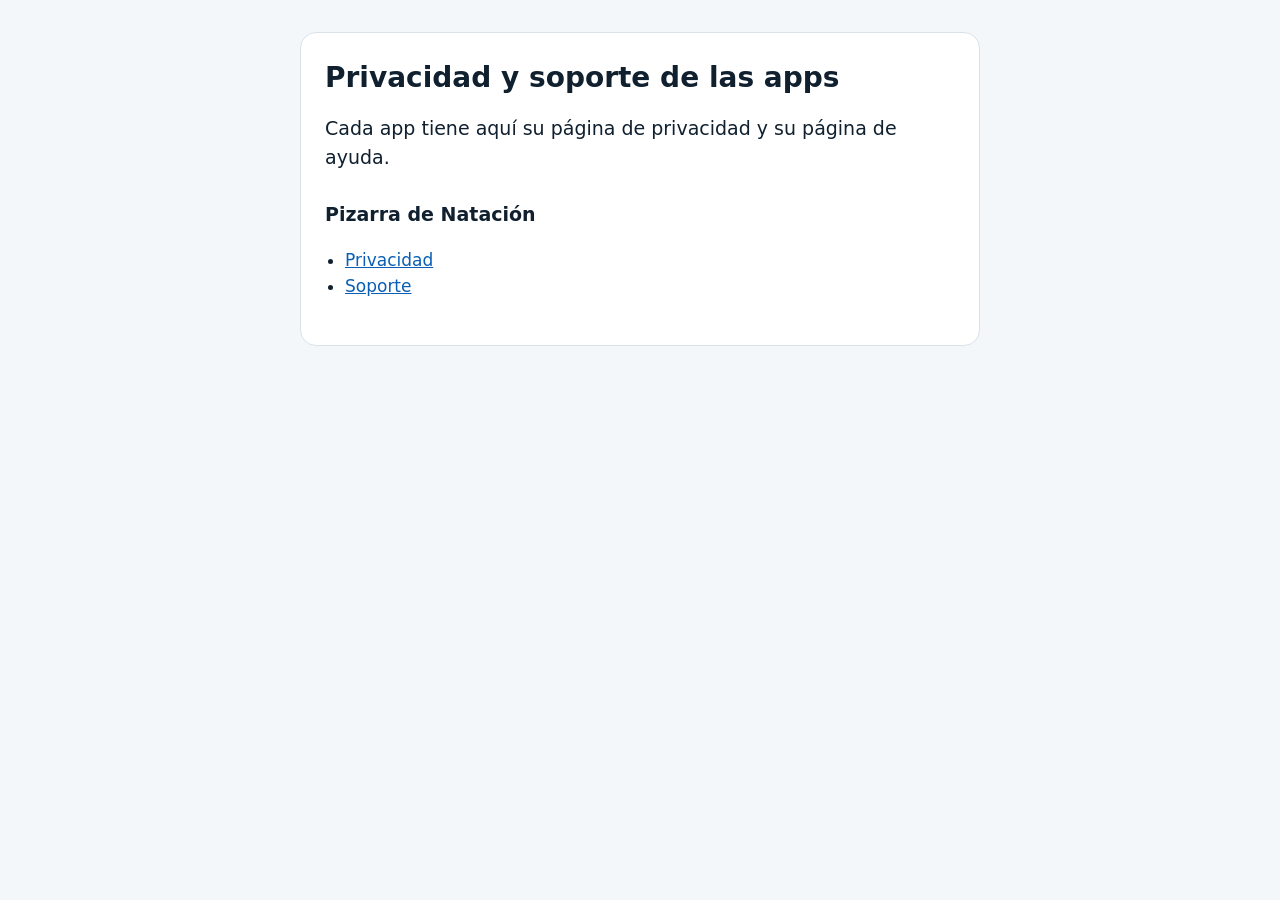
<file: index.html>
<!doctype html>
<html lang="es">
<head>
<meta charset="utf-8">
<meta name="viewport" content="width=device-width, initial-scale=1, viewport-fit=cover">
<title>Privacidad y soporte de las apps</title>
<link rel="stylesheet" href="/estilo.css">
</head>
<body>
<main>
  <h1>Privacidad y soporte de las apps</h1>
  <p class="entrada">Cada app tiene aquí su página de privacidad y su página de ayuda.</p>
  <h2>Pizarra de Natación</h2>
  <ul>
    <li><a href="/pizarra/privacidad/">Privacidad</a></li>
    <li><a href="/pizarra/soporte/">Soporte</a></li>
  </ul>
</main>
</body>
</html>
</file>
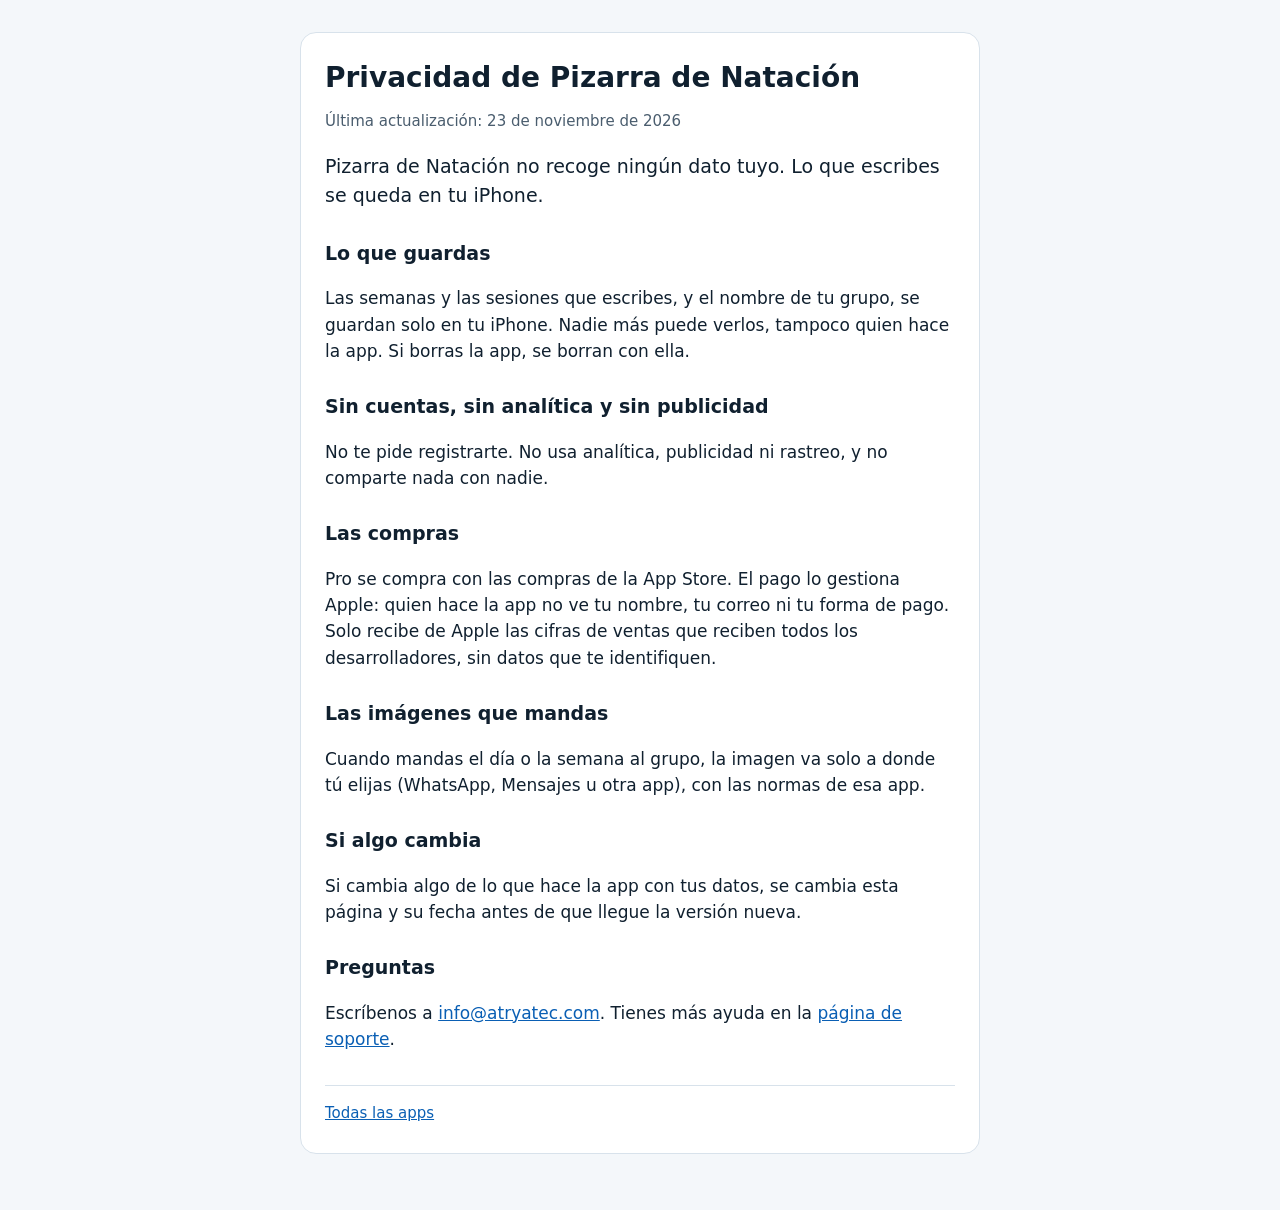
<file: pizarra/privacidad/index.html>
<!doctype html>
<html lang="es">
<head>
<meta charset="utf-8">
<meta name="viewport" content="width=device-width, initial-scale=1, viewport-fit=cover">
<title>Privacidad · Pizarra de Natación</title>
<link rel="stylesheet" href="/estilo.css">
</head>
<body>
<main>
  <h1>Privacidad de Pizarra de Natación</h1>
  <p class="fecha">Última actualización: 23 de noviembre de 2026</p>
  <p class="entrada">Pizarra de Natación no recoge ningún dato tuyo. Lo que escribes se queda en tu iPhone.</p>

  <h2>Lo que guardas</h2>
  <p>Las semanas y las sesiones que escribes, y el nombre de tu grupo, se guardan solo en tu iPhone. Nadie más puede verlos, tampoco quien hace la app. Si borras la app, se borran con ella.</p>

  <h2>Sin cuentas, sin analítica y sin publicidad</h2>
  <p>No te pide registrarte. No usa analítica, publicidad ni rastreo, y no comparte nada con nadie.</p>

  <h2>Las compras</h2>
  <p>Pro se compra con las compras de la App Store. El pago lo gestiona Apple: quien hace la app no ve tu nombre, tu correo ni tu forma de pago. Solo recibe de Apple las cifras de ventas que reciben todos los desarrolladores, sin datos que te identifiquen.</p>

  <h2>Las imágenes que mandas</h2>
  <p>Cuando mandas el día o la semana al grupo, la imagen va solo a donde tú elijas (WhatsApp, Mensajes u otra app), con las normas de esa app.</p>

  <h2>Si algo cambia</h2>
  <p>Si cambia algo de lo que hace la app con tus datos, se cambia esta página y su fecha antes de que llegue la versión nueva.</p>

  <h2>Preguntas</h2>
  <p>Escríbenos a <a href="mailto:info@atryatec.com">info@atryatec.com</a>. Tienes más ayuda en la <a href="/pizarra/soporte/">página de soporte</a>.</p>

  <nav><a href="/">Todas las apps</a></nav>
</main>
</body>
</html>
</file>
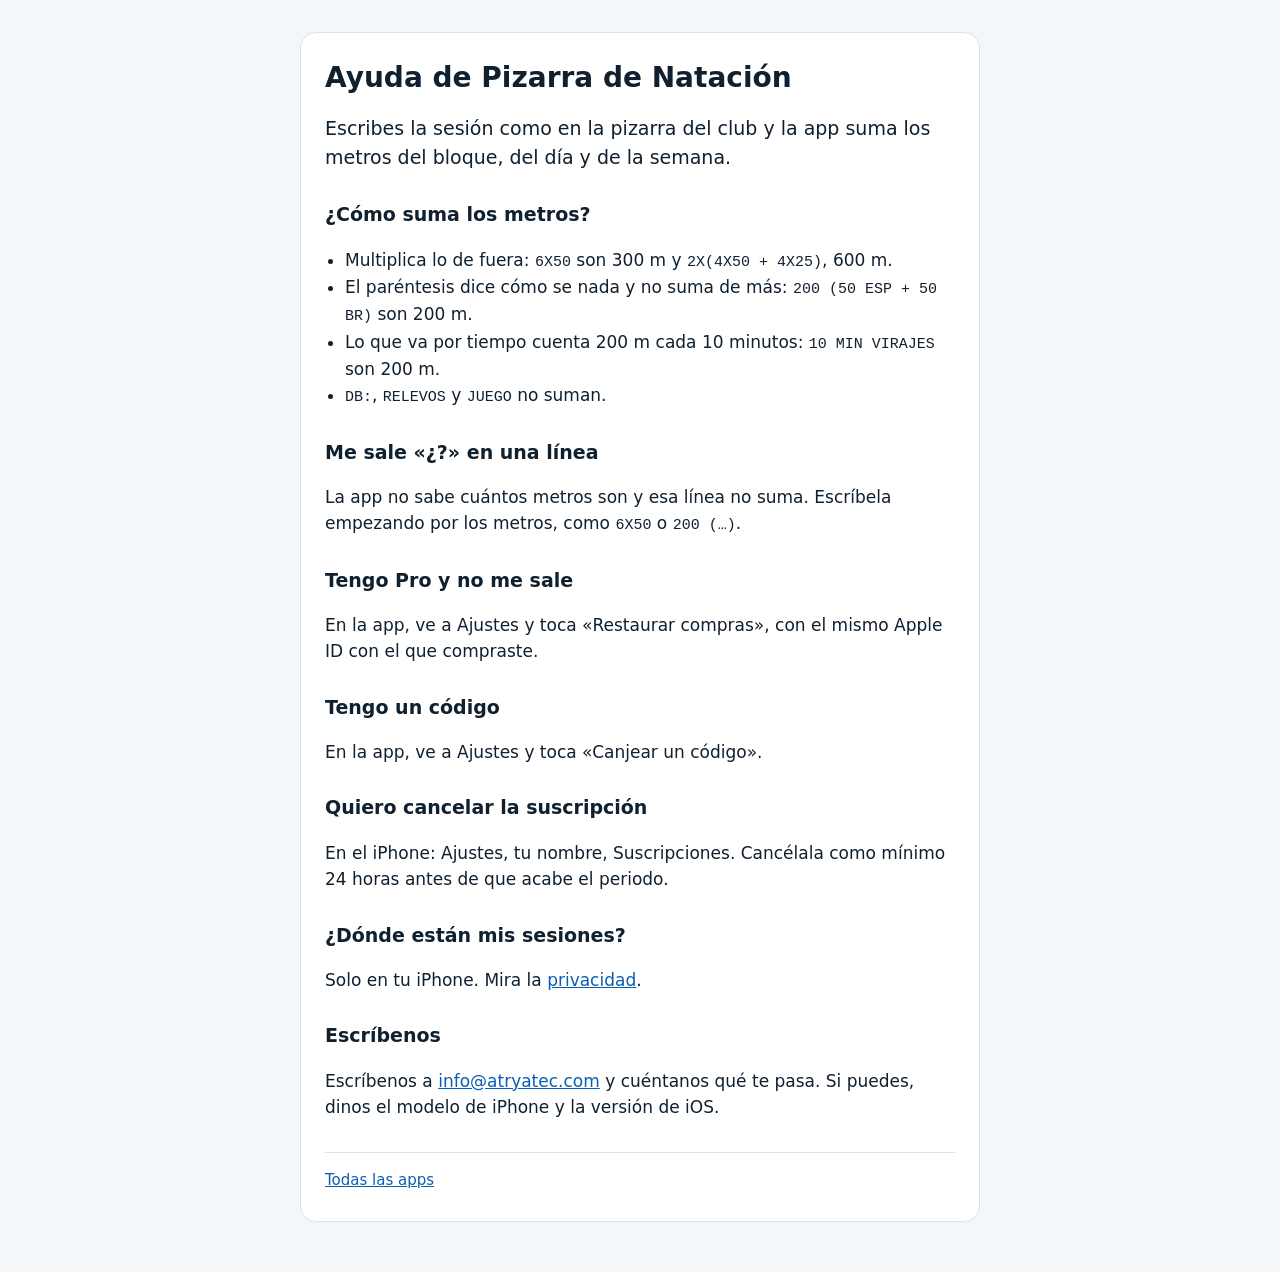
<file: pizarra/soporte/index.html>
<!doctype html>
<html lang="es">
<head>
<meta charset="utf-8">
<meta name="viewport" content="width=device-width, initial-scale=1, viewport-fit=cover">
<title>Soporte · Pizarra de Natación</title>
<link rel="stylesheet" href="/estilo.css">
</head>
<body>
<main>
  <h1>Ayuda de Pizarra de Natación</h1>
  <p class="entrada">Escribes la sesión como en la pizarra del club y la app suma los metros del bloque, del día y de la semana.</p>

  <h2>¿Cómo suma los metros?</h2>
  <ul>
    <li>Multiplica lo de fuera: <code>6X50</code> son 300 m y <code>2X(4X50 + 4X25)</code>, 600 m.</li>
    <li>El paréntesis dice cómo se nada y no suma de más: <code>200 (50 ESP + 50 BR)</code> son 200 m.</li>
    <li>Lo que va por tiempo cuenta 200 m cada 10 minutos: <code>10 MIN VIRAJES</code> son 200 m.</li>
    <li><code>DB:</code>, <code>RELEVOS</code> y <code>JUEGO</code> no suman.</li>
  </ul>

  <h2>Me sale «¿?» en una línea</h2>
  <p>La app no sabe cuántos metros son y esa línea no suma. Escríbela empezando por los metros, como <code>6X50</code> o <code>200 (…)</code>.</p>

  <h2>Tengo Pro y no me sale</h2>
  <p>En la app, ve a Ajustes y toca «Restaurar compras», con el mismo Apple ID con el que compraste.</p>

  <h2>Tengo un código</h2>
  <p>En la app, ve a Ajustes y toca «Canjear un código».</p>

  <h2>Quiero cancelar la suscripción</h2>
  <p>En el iPhone: Ajustes, tu nombre, Suscripciones. Cancélala como mínimo 24 horas antes de que acabe el periodo.</p>

  <h2>¿Dónde están mis sesiones?</h2>
  <p>Solo en tu iPhone. Mira la <a href="/pizarra/privacidad/">privacidad</a>.</p>

  <h2>Escríbenos</h2>
  <p>Escríbenos a <a href="mailto:info@atryatec.com">info@atryatec.com</a> y cuéntanos qué te pasa. Si puedes, dinos el modelo de iPhone y la versión de iOS.</p>

  <nav><a href="/">Todas las apps</a></nav>
</main>
</body>
</html>
</file>
<file: estilo.css>
/* Páginas de privacidad y soporte de las apps: solo texto, sin nada que se
   descargue de fuera, en claro y en oscuro. */
:root {
  --fondo: #F4F7FA;
  --hoja: #FFFFFF;
  --texto: #10202F;
  --suave: #4A5D6E;
  --acento: #0A5FB4;
  --linea: #D8E2EB;
  color-scheme: light;
}
@media (prefers-color-scheme: dark) {
  :root {
    --fondo: #0B1825;
    --hoja: #12263A;
    --texto: #E8F0F7;
    --suave: #A9BBCB;
    --acento: #6BB6FF;
    --linea: #24405A;
    color-scheme: dark;
  }
}
* { box-sizing: border-box; }
body {
  margin: 0;
  background: var(--fondo);
  color: var(--texto);
  font: 17px/1.55 -apple-system, BlinkMacSystemFont, "SF Pro Text", system-ui, "Helvetica Neue", Arial, sans-serif;
  padding: 32px max(16px, env(safe-area-inset-left)) 56px max(16px, env(safe-area-inset-right));
}
main { max-width: 680px; margin: 0 auto; background: var(--hoja); border: 1px solid var(--linea); border-radius: 16px; padding: 28px 24px; }
h1 { font-size: 28px; line-height: 1.2; margin: 0 0 6px; }
h2 { font-size: 19px; margin: 28px 0 6px; }
p, li { max-width: 62ch; }
.fecha, nav { color: var(--suave); font-size: 15px; }
.entrada { font-size: 19px; }
a { color: var(--acento); }
a:focus-visible { outline: 2px solid var(--acento); outline-offset: 2px; }
ul { padding-left: 20px; }
nav { margin-top: 32px; padding-top: 16px; border-top: 1px solid var(--linea); }
code { font-family: ui-monospace, "SF Mono", Menlo, monospace; font-size: 15px; }
</file>
